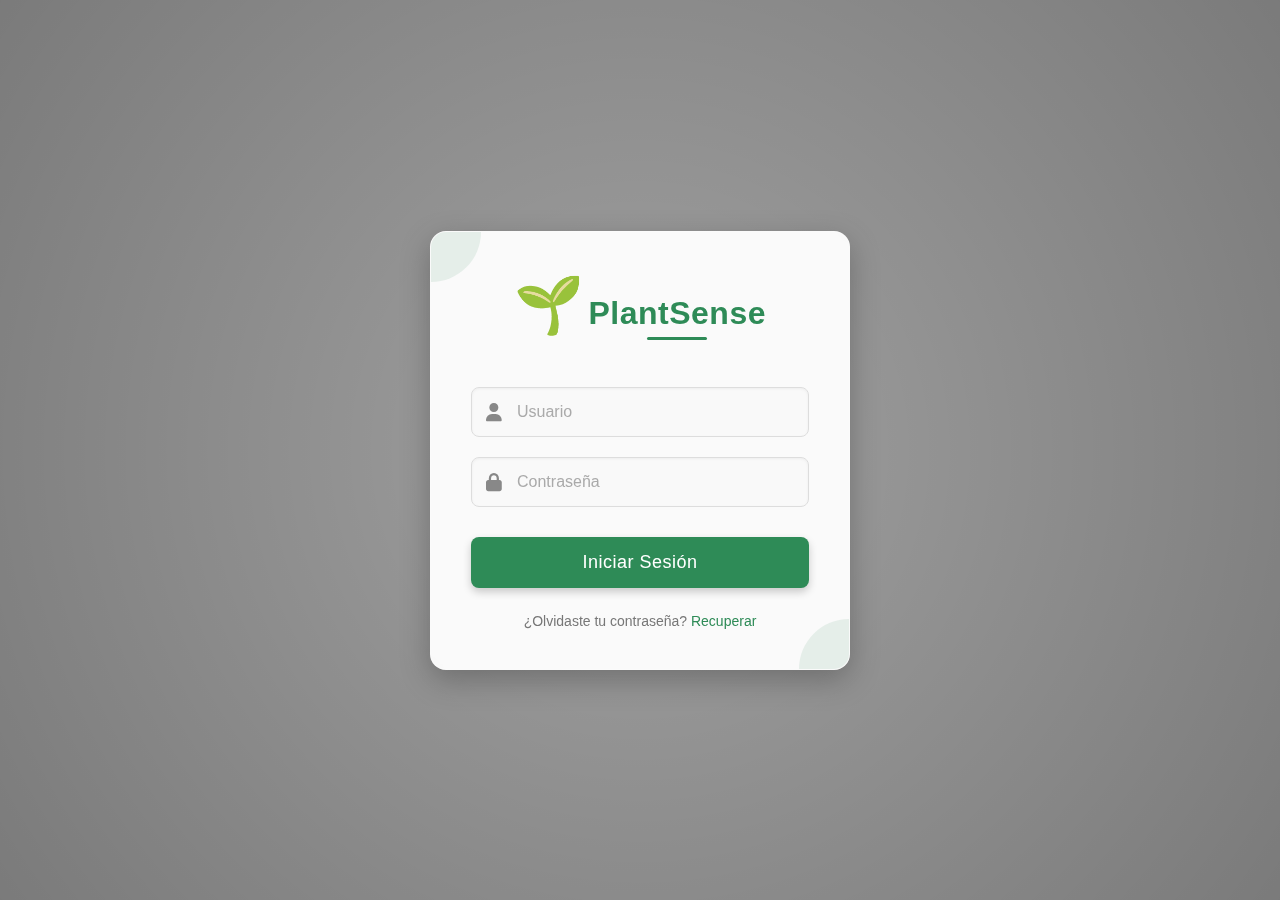
<file: index.html>
<!DOCTYPE html>
<html lang="es">
<head>
    <meta charset="UTF-8">
    <meta name="viewport" content="width=device-width, initial-scale=1.0">
    <title>Login PlantSense</title>
    <link rel="icon" href="images.ico" type="image/x-icon"> 
    <link rel="stylesheet" href="https://cdnjs.cloudflare.com/ajax/libs/font-awesome/6.0.0/css/all.min.css">
    <link rel="stylesheet" href="styles3.css">
</head>
<body>
    <div class="login-container">
        <div class="logo-area">
            <div class="plant-icon">🌱</div>
            <h2>PlantSense</h2>
        </div>
        
        <div id="notification" class="notification"></div>

        <form id="loginForm" onsubmit="return validarLogin()">
            <div class="form-group">
                <i class="fas fa-user"></i>
                <input type="text" id="usuario" placeholder="Usuario" required autocomplete="username">
            </div>
            
            <div class="form-group">
                <i class="fas fa-lock"></i>
                <input type="password" id="contrasena" placeholder="Contraseña" required autocomplete="current-password">
            </div>
            
            <button type="submit">
                Iniciar Sesión
            </button>
        </form>

        <div class="login-footer">
            <p>¿Olvidaste tu contraseña? <a href="#">Recuperar</a></p>
        </div>
    </div>

    <script src="script4.js"></script>
</body>
</html>
</file>
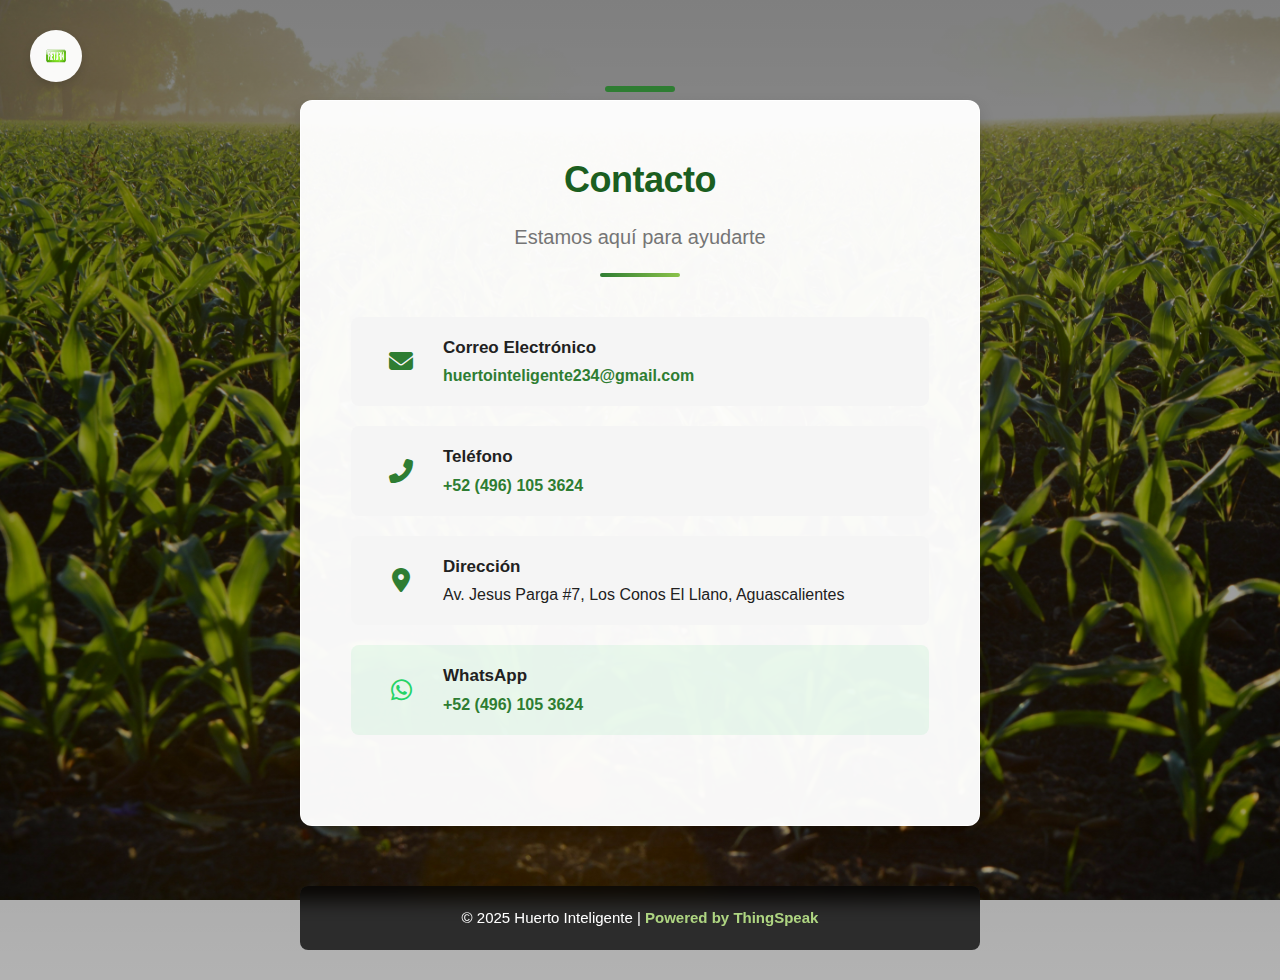
<file: contacto.html>
<!DOCTYPE html>
<html lang="es">
<head>
    <meta charset="UTF-8">
    <meta name="viewport" content="width=device-width, initial-scale=1.0">
    <title>Contacto | Huerto Inteligente</title>
    <link rel="icon" href="index.ico" type="image/x-icon">
    <link rel="stylesheet" href="https://cdnjs.cloudflare.com/ajax/libs/font-awesome/6.4.0/css/all.min.css">
    <link rel="stylesheet" href="styles2.css">
</head>
<body>
    <a href="login.html" class="back-button">
        <img src="regresar.png" alt="Regresar">
    </a>

    <div class="contact-container">
        <div class="contact-header">
            <h1>Contacto</h1>
            <h2>Estamos aquí para ayudarte</h2>
        </div>

        <div class="contact-info">
            <div class="contact-item">
                <i class="fas fa-envelope contact-icon"></i>
                <div class="contact-text">
                    <strong>Correo Electrónico</strong>
                    <a href="mailto:huertointeligente234@gmail.com" class="contact-link">huertointeligente234@gmail.com</a>
                </div>
            </div>
            
            <div class="contact-item">
                <i class="fas fa-phone-alt contact-icon"></i>
                <div class="contact-text">
                    <strong>Teléfono</strong>
                    <a href="tel:+524961053624" class="contact-link">+52 (496) 105 3624</a>
                </div>
            </div>
            
            <div class="contact-item">
                <i class="fas fa-map-marker-alt contact-icon"></i>
                <div class="contact-text">
                    <strong>Dirección</strong>
                    <span>Av. Jesus Parga #7, Los Conos</span>
                    <span>El Llano, Aguascalientes</span>
                </div>
            </div>
            
            <div class="contact-item whatsapp-item">
                <i class="fab fa-whatsapp contact-icon"></i>
                <div class="contact-text">
                    <strong>WhatsApp</strong>
                    <a href="https://wa.me/524961053624" target="_blank" class="contact-link">+52 (496) 105 3624</a>
                </div>
            </div>
        </div>
    </div>

    <footer>
        <p>&copy; 2025 Huerto Inteligente | <a href="https://www.thingspeak.com" target="_blank">Powered by ThingSpeak</a></p>
    </footer>
</body>
</html>
</file>
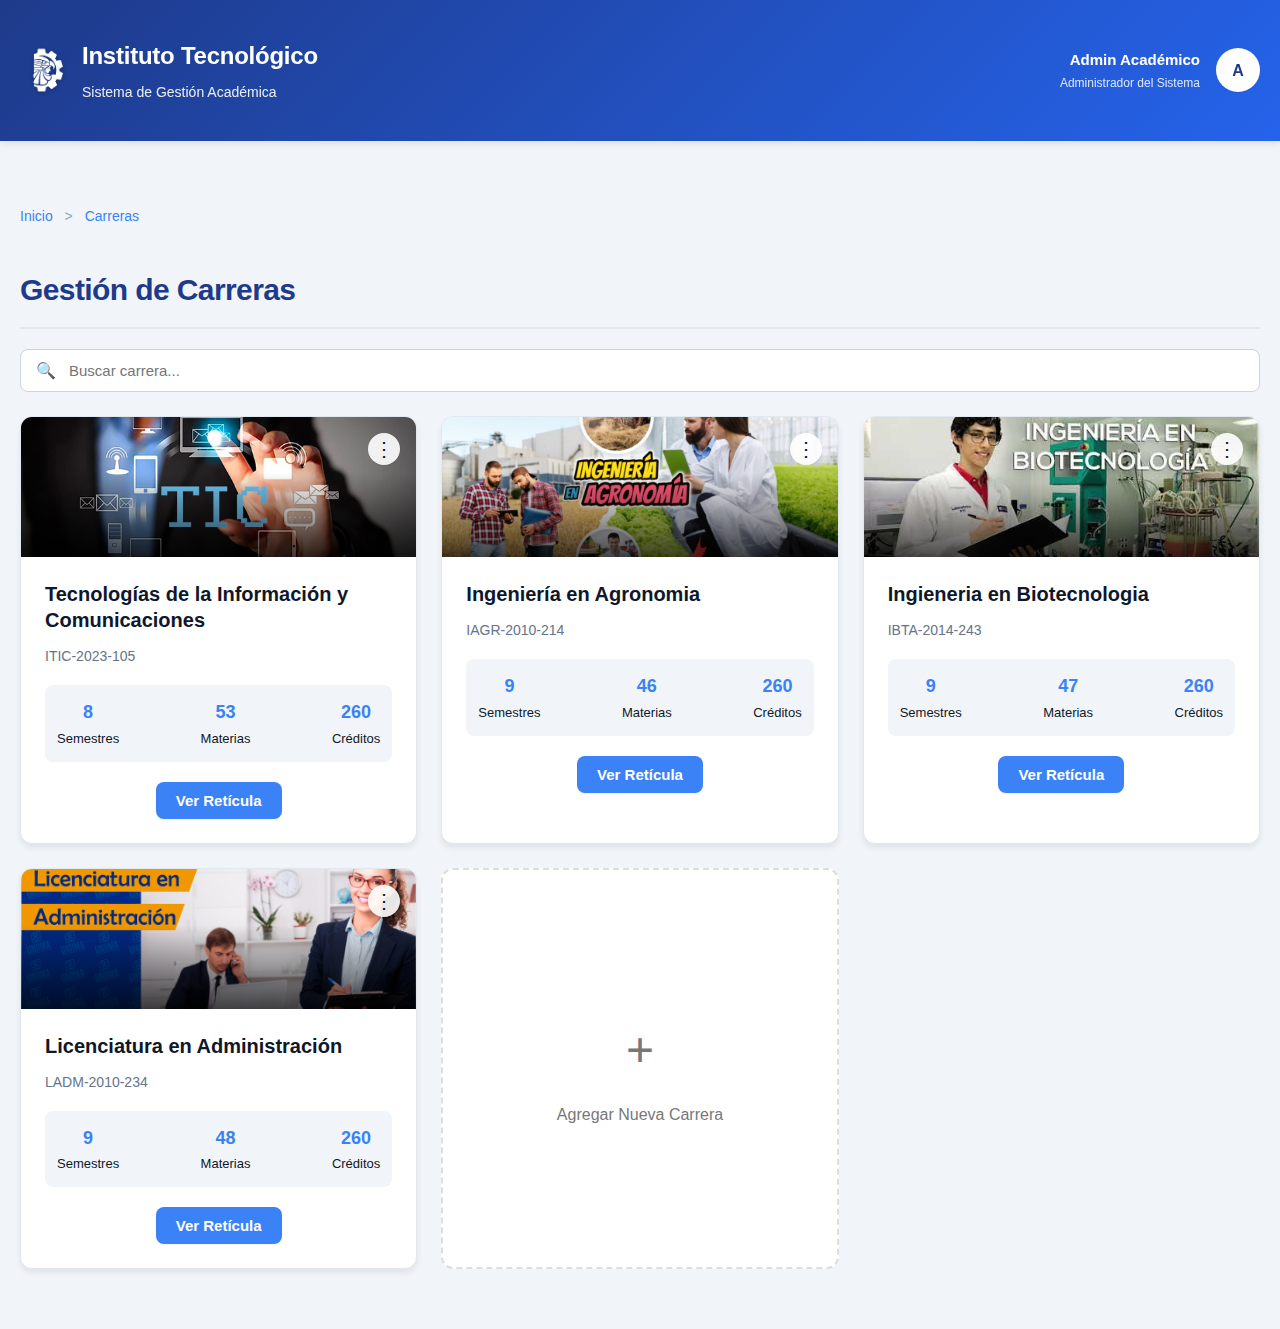
<file: materias.html>
<!DOCTYPE html>
<html lang="es">
<head>
    <meta charset="UTF-8">
    <meta name="viewport" content="width=device-width, initial-scale=1.0">
    <title>Sistema de Gestión Académica - Retículas por Carrera</title>
    <link rel="stylesheet" href="styles.css">
    <script>
        // Función para mostrar la vista de carrera (retícula)
        function showCareerView(careerCode) {
            // Ocultar la página de índice
            document.getElementById('index-page').style.display = 'none';
            // Mostrar la vista de retícula
            document.getElementById('career-view').style.display = 'block';
            
            // Actualizar la información de la carrera según el código recibido
            let title, code;
            switch(careerCode) {
                case 'tic':
                    title = "Tecnologías de la Información y Comunicaciones";
                    code = "ITIC-2023-105";
                    break;
                case 'sistemas':
                    title = "Ingeniería en Agronomia";
                    code = "IAGR-2010-214";
                    break;
                case 'biotecnologia':
                    title = "Ingieneria en Biotecnologia";
                    code = "IBTA-2014-243";
                    break;
                case 'administracion':
                    title = "Licenciatura en Administración";
                    code = "LADM-2010-234";
                    break;
                default:
                    title = "Carrera Seleccionada";
                    code = "Unknown";
            }
            
            // Actualizar los elementos en la vista de retícula
            document.getElementById('career-breadcrumb').textContent = title;
            document.getElementById('career-title').textContent = title;
            document.getElementById('career-code').textContent = code;
        }
        
        // Función para volver a la página principal
        function showIndexPage() {
            document.getElementById('career-view').style.display = 'none';
            document.getElementById('index-page').style.display = 'block';
        }
        
        // Función para mostrar el modal de agregar carrera (placeholder)
        function showAddCareerModal() {
            alert("Función para agregar nueva carrera");
        }
        
        // Función para mostrar el modal de agregar materia (placeholder)
        function showAddCourseModal(semester) {
            if (semester) {
                alert("Agregar materia en el semestre " + semester);
            } else {
                alert("Agregar nueva materia");
            }
        }
        
        // Función para buscar carreras
        function searchCareers() {
            const searchTerm = document.getElementById('career-search').value.toLowerCase();
            const careerCards = document.querySelectorAll('.career-card');
            
            // Excluyendo la tarjeta de "Agregar Nueva Carrera"
            for (let i = 0; i < careerCards.length - 1; i++) {
                const card = careerCards[i];
                const title = card.querySelector('.career-title').textContent.toLowerCase();
                const code = card.querySelector('.career-code').textContent.toLowerCase();
                
                // Mostrar u ocultar la tarjeta según el término de búsqueda
                if (title.includes(searchTerm) || code.includes(searchTerm)) {
                    card.style.display = 'block';
                } else {
                    card.style.display = 'none';
                }
            }
        }
        
        // Función para buscar materias
        function searchCourses() {
            const searchTerm = document.getElementById('course-search').value.toLowerCase();
            const courseCards = document.querySelectorAll('.course-card');
            
            courseCards.forEach(card => {
                const title = card.querySelector('.course-title').textContent.toLowerCase();
                const code = card.querySelector('.course-code').textContent.toLowerCase();
                
                // Mostrar u ocultar la tarjeta según el término de búsqueda
                if (title.includes(searchTerm) || code.includes(searchTerm)) {
                    card.style.display = 'block';
                } else {
                    card.style.display = 'none';
                }
            });
        }
        
        // Función para manejar los tabs
        function initTabs() {
            const tabs = document.querySelectorAll('.tab');
            tabs.forEach(tab => {
                tab.addEventListener('click', function() {
                    // Remover clase active de todos los tabs
                    tabs.forEach(t => t.classList.remove('active'));
                    // Agregar clase active al tab seleccionado
                    this.classList.add('active');
                    
                    // Ocultar todos los contenidos de tab
                    document.querySelectorAll('.tab-content').forEach(content => {
                        content.classList.remove('active');
                    });
                    
                    // Mostrar el contenido del tab seleccionado
                    const tabId = 'tab-' + this.getAttribute('data-tab');
                    document.getElementById(tabId).classList.add('active');
                });
            });
        }
        
        // Inicializar todas las funciones cuando el DOM está cargado
        document.addEventListener('DOMContentLoaded', function() {
            // Inicializar tabs
            initTabs();
            
            // Inicializar búsqueda de carreras
            const careerSearchInput = document.getElementById('career-search');
            careerSearchInput.addEventListener('keyup', searchCareers);
            
            // Inicializar búsqueda de materias
            const courseSearchInput = document.getElementById('course-search');
            courseSearchInput.addEventListener('keyup', searchCourses);
        });
    </script>
</head>
<body>
    <!-- Header -->
    <header class="site-header">
        <div class="container">
            <div class="logo">
                <img src="tec.png" alt="Logo Instituto">
                <div class="logo-text">
                    <h1>Instituto Tecnológico</h1>
                    <p>Sistema de Gestión Académica</p>
                </div>
            </div>
            <div class="user-menu">
                <div class="user-info">
                    <div class="user-name">Admin Académico</div>
                    <div class="user-role">Administrador del Sistema</div>
                </div>
                <div class="user-avatar">A</div>
            </div>
        </div>
    </header>

    <!-- Main index page (Selección de carreras) -->
    <div class="container" id="index-page">
        <div class="breadcrumbs">
            <a href="#">Inicio</a> <span>></span> <a href="#">Carreras</a>
        </div>

        <div class="dashboard">
            <h2 class="dashboard-title">Gestión de Carreras</h2>
            
            <div class="search-container">
                <input type="text" placeholder="Buscar carrera..." id="career-search">
                <span class="search-icon">🔍</span>
            </div>

            <div class="careers-grid">
                <!-- Carrera 1 -->
                <div class="career-card" onclick="showCareerView('tic')">
                    <div class="career-header" style="background-image: url('TIC.jpg');"></div>

                    <div class="career-options">
                        <button title="Opciones">⋮</button>
                    </div>
                    <div class="career-info">
                        <h3 class="career-title">Tecnologías de la Información y Comunicaciones</h3>
                        <p class="career-code">ITIC-2023-105</p>
                        <div class="career-stats">
                            <div class="career-stat">
                                <span class="stat-value">8</span>
                                <span class="stat-label">Semestres</span>
                            </div>
                            <div class="career-stat">
                                <span class="stat-value">53</span>
                                <span class="stat-label">Materias</span>
                            </div>
                            <div class="career-stat">
                                <span class="stat-value">260</span>
                                <span class="stat-label">Créditos</span>
                            </div>
                        </div>
                        <div class="career-action">
                            <button class="btn" onclick="showCareerView('tic'); event.stopPropagation();">Ver Retícula</button>
                        </div>
                    </div>
                </div>

                <!-- Carrera 2 -->
                <div class="career-card" onclick="showCareerView('sistemas')">
                    <div class="career-header" style="background-image: url('agro.jpg');"></div>
                    <div class="career-options">
                        <button title="Opciones">⋮</button>
                    </div>
                    <div class="career-info">
                        <h3 class="career-title">Ingeniería en Agronomia</h3>
                        <p class="career-code">IAGR-2010-214</p>
                        <div class="career-stats">
                            <div class="career-stat">
                                <span class="stat-value">9</span>
                                <span class="stat-label">Semestres</span>
                            </div>
                            <div class="career-stat">
                                <span class="stat-value">46</span>
                                <span class="stat-label">Materias</span>
                            </div>
                            <div class="career-stat">
                                <span class="stat-value">260</span>
                                <span class="stat-label">Créditos</span>
                            </div>
                        </div>
                        <div class="career-action">
                            <button class="btn" onclick="showCareerView('sistemas'); event.stopPropagation();">Ver Retícula</button>
                        </div>
                    </div>
                </div>

                <!-- Carrera 3 -->
                <div class="career-card" onclick="showCareerView('biotecnologia')">
                    <div class="career-header" style="background-image: url('bio.jpg');"></div>
                    <div class="career-options">
                        <button title="Opciones">⋮</button>
                    </div>
                    <div class="career-info">
                        <h3 class="career-title">Ingieneria en Biotecnologia</h3>
                        <p class="career-code">IBTA-2014-243</p>
                        <div class="career-stats">
                            <div class="career-stat">
                                <span class="stat-value">9</span>
                                <span class="stat-label">Semestres</span>
                            </div>
                            <div class="career-stat">
                                <span class="stat-value">47</span>
                                <span class="stat-label">Materias</span>
                            </div>
                            <div class="career-stat">
                                <span class="stat-value">260</span>
                                <span class="stat-label">Créditos</span>
                            </div>
                        </div>
                        <div class="career-action">
                            <button class="btn" onclick="showCareerView('biotecnologia'); event.stopPropagation();">Ver Retícula</button>
                        </div>
                    </div>
                </div>

                <!-- Carrera 4 -->
                <div class="career-card" onclick="showCareerView('administracion')">
                    <div class="career-header" style="background-image: url('lic.jpg');"></div>
                    <div class="career-options">
                        <button title="Opciones">⋮</button>
                    </div>
                    <div class="career-info">
                        <h3 class="career-title">Licenciatura en Administración</h3>
                        <p class="career-code">LADM-2010-234</p>
                        <div class="career-stats">
                            <div class="career-stat">
                                <span class="stat-value">9</span>
                                <span class="stat-label">Semestres</span>
                            </div>
                            <div class="career-stat">
                                <span class="stat-value">48</span>
                                <span class="stat-label">Materias</span>
                            </div>
                            <div class="career-stat">
                                <span class="stat-value">260</span>
                                <span class="stat-label">Créditos</span>
                            </div>
                        </div>
                        <div class="career-action">
                            <button class="btn" onclick="showCareerView('administracion'); event.stopPropagation();">Ver Retícula</button>
                        </div>
                    </div>
                </div>

                <!-- Agregar carrera -->
                <div class="career-card" style="border: 2px dashed #ddd; box-shadow: none; display: flex; align-items: center; justify-content: center; cursor: pointer; min-height: 320px;" onclick="showAddCareerModal()">
                    <div style="text-align: center; color: #777;">
                        <div style="font-size: 3rem; margin-bottom: 10px;">+</div>
                        <div>Agregar Nueva Carrera</div>
                    </div>
                </div>
            </div>
        </div>
    </div>

    <!-- Página de vista de retícula por carrera (oculta inicialmente) -->
    <div class="container" id="career-view" style="display: none;">
        <div class="breadcrumbs">
            <a href="#" onclick="showIndexPage()">Inicio</a> <span>></span> <a href="#" onclick="showIndexPage()">Carreras</a> <span>></span> <span id="career-breadcrumb">Tecnologías de la Información y Comunicaciones</span>
        </div>

        <div class="curriculum-header">
            <div>
                <h2 class="curriculum-title">Retícula: <span id="career-title">Tecnologías de la Información y Comunicaciones</span></h2>
                <p class="career-code" id="career-code">ITIC-2023-105</p>
            </div>
            <div class="curriculum-actions">
                <button class="btn" onclick="showIndexPage()">Volver a Carreras</button>
                <button class="btn btn-primary" onclick="showAddCourseModal()">Agregar Materia</button>
            </div>
        </div>

        <div class="search-container">
            <input type="text" placeholder="Buscar materia..." id="course-search">
            <span class="search-icon">🔍</span>
        </div>

        <!-- Tabs para diferentes vistas -->
        <div class="tabs">
            <div class="tab active" data-tab="reticula">Retícula</div>
            <div class="tab" data-tab="lista">Lista de Materias</div>
            <div class="tab" data-tab="estadisticas">Estadísticas</div>
        </div>

        <!-- Contenido de la Tab Retícula -->
        <div class="tab-content active" id="tab-reticula">
            <!-- Semestre 1 -->
            <div class="semester-container">
                <div class="semester-header">
                    <div class="semester-title">Primer Semestre</div>
                    <button class="btn" onclick="showAddCourseModal(1)">+ Agregar en este semestre</button>
                </div>
                <div class="semester-content">
                    <div class="courses-grid">
                        <div class="course-card">
                            <div class="course-status status-cargada" title="Materia Cargada"></div>
                            <h4 class="course-title">Cálculo Diferencial</h4>
                            <p class="course-code">ACF-0901</p>
                            <p class="course-hours">HT: 3, HP: 2, CR: 5</p>
                            <div class="course-actions">
                                <button class="action-btn edit-btn" title="Editar">✏️</button>
                                <button class="action-btn view-btn" title="Ver detalle">👁️</button>
                                <button class="action-btn delete-btn" title="Eliminar">🗑️</button>
                            </div>
                        </div>
                        
                        <div class="course-card">
                            <div class="course-status status-cargada" title="Materia Cargada"></div>
                            <h4 class="course-title">Fundamentos de Programación</h4>
                            <p class="course-code">AEF-1041</p>
                            <p class="course-hours">HT: 3, HP: 2, CR: 5</p>
                            <div class="course-actions">
                                <button class="action-btn edit-btn" title="Editar">✏️</button>
                                <button class="action-btn view-btn" title="Ver detalle">👁️</button>
                                <button class="action-btn delete-btn" title="Eliminar">🗑️</button>
                            </div>
                        </div>
                        
                        <div class="course-card">
                            <div class="course-status status-cargada" title="Materia Cargada"></div>
                            <h4 class="course-title">Matemáticas Discretas</h4>
                            <p class="course-code">AEF-1043</p>
                            <p class="course-hours">HT: 3, HP: 2, CR: 5</p>
                            <div class="course-actions">
                                <button class="action-btn edit-btn" title="Editar">✏️</button>
                                <button class="action-btn view-btn" title="Ver detalle">👁️</button>
                                <button class="action-btn delete-btn" title="Eliminar">🗑️</button>
                            </div>
                        </div>
                    </div>
                </div>
            </div>
            
            <!-- Semestre 2 -->
            <div class="semester-container">
                <div class="semester-header">
                    <div class="semester-title">Segundo Semestre</div>
                    <button class="btn" onclick="showAddCourseModal(2)">+ Agregar en este semestre</button>
                </div>
                <div class="semester-content">
                    <div class="courses-grid">
                        <div class="course-card">
                            <div class="course-status status-cargada" title="Materia Cargada"></div>
                            <h4 class="course-title">Cálculo Integral</h4>
                            <p class="course-code">ACF-0902</p>
                            <p class="course-hours">HT: 3, HP: 2, CR: 5</p>
                            <div class="course-actions">
                                <button class="action-btn edit-btn" title="Editar">✏️</button>
                                <button class="action-btn view-btn" title="Ver detalle">👁️</button>
                                <button class="action-btn delete-btn" title="Eliminar">🗑️</button>
                            </div>
                        </div>
                        
                        <div class="course-card">
                            <div class="course-status status-cargada" title="Materia Cargada"></div>
                            <h4 class="course-title">Programación Orientada a Objetos</h4>
                            <p class="course-code">AEF-1052</p>
                            <p class="course-hours">HT: 2, HP: 3, CR: 5</p>
                            <div class="course-actions">
                                <button class="action-btn edit-btn" title="Editar">✏️</button>
                                <button class="action-btn view-btn" title="Ver detalle">👁️</button>
                                <button class="action-btn delete-btn" title="Eliminar">🗑️</button>
                            </div>
                        </div>
                    </div>
                </div>
            </div>
        </div>
        
        <!-- Contenido de la Tab Lista de Materias (inicialmente oculto) -->
        <div class="tab-content" id="tab-lista">
            <div class="courses-list">
                <h3>Lista de Materias</h3>
                <table class="courses-table" style="width: 100%; border-collapse: collapse; margin-top: 20px;">
                    <thead>
                        <tr>
                            <th style="padding: 10px; text-align: left; border-bottom: 2px solid #ddd;">Código</th>
                            <th style="padding: 10px; text-align: left; border-bottom: 2px solid #ddd;">Nombre</th>
                            <th style="padding: 10px; text-align: left; border-bottom: 2px solid #ddd;">Semestre</th>
                            <th style="padding: 10px; text-align: center; border-bottom: 2px solid #ddd;">Créditos</th>
                            <th style="padding: 10px; text-align: center; border-bottom: 2px solid #ddd;">Acciones</th>
                        </tr>
                    </thead>
                    <tbody>
                        <tr>
                            <td style="padding: 10px; border-bottom: 1px solid #eee;">ACF-0901</td>
                            <td style="padding: 10px; border-bottom: 1px solid #eee;">Cálculo Diferencial</td>
                            <td style="padding: 10px; border-bottom: 1px solid #eee;">1</td>
                            <td style="padding: 10px; text-align: center; border-bottom: 1px solid #eee;">5</td>
                            <td style="padding: 10px; text-align: center; border-bottom: 1px solid #eee;">
                                <button class="action-btn edit-btn" title="Editar">✏️</button>
                                <button class="action-btn view-btn" title="Ver detalle">👁️</button>
                                <button class="action-btn delete-btn" title="Eliminar">🗑️</button>
                            </td>
                        </tr>
                        <tr>
                            <td style="padding: 10px; border-bottom: 1px solid #eee;">AEF-1041</td>
                            <td style="padding: 10px; border-bottom: 1px solid #eee;">Fundamentos de Programación</td>
                            <td style="padding: 10px; border-bottom: 1px solid #eee;">1</td>
                            <td style="padding: 10px; text-align: center; border-bottom: 1px solid #eee;">5</td>
                            <td style="padding: 10px; text-align: center; border-bottom: 1px solid #eee;">
                                <button class="action-btn edit-btn" title="Editar">✏️</button>
                                <button class="action-btn view-btn" title="Ver detalle">👁️</button>
                                <button class="action-btn delete-btn" title="Eliminar">🗑️</button>
                            </td>
                        </tr>
                        <tr>
                            <td style="padding: 10px; border-bottom: 1px solid #eee;">AEF-1043</td>
                            <td style="padding: 10px; border-bottom: 1px solid #eee;">Matemáticas Discretas</td>
                            <td style="padding: 10px; border-bottom: 1px solid #eee;">1</td>
                            <td style="padding: 10px; text-align: center; border-bottom: 1px solid #eee;">5</td>
                            <td style="padding: 10px; text-align: center; border-bottom: 1px solid #eee;">
                                <button class="action-btn edit-btn" title="Editar">✏️</button>
                                <button class="action-btn view-btn" title="Ver detalle">👁️</button>
                                <button class="action-btn delete-btn" title="Eliminar">🗑️</button>
                            </td>
                        </tr>
                        <tr>
                            <td style="padding: 10px; border-bottom: 1px solid #eee;">ACF-0902</td>
                            <td style="padding: 10px; border-bottom: 1px solid #eee;">Cálculo Integral</td>
                            <td style="padding: 10px; border-bottom: 1px solid #eee;">2</td>
                            <td style="padding: 10px; text-align: center; border-bottom: 1px solid #eee;">5</td>
                            <td style="padding: 10px; text-align: center; border-bottom: 1px solid #eee;">
                                <button class="action-btn edit-btn" title="Editar">✏️</button>
                                <button class="action-btn view-btn" title="Ver detalle">👁️</button>
                                <button class="action-btn delete-btn" title="Eliminar">🗑️</button>
                            </td>
                        </tr>
                        <tr>
                            <td style="padding: 10px; border-bottom: 1px solid #eee;">AEF-1052</td>
                            <td style="padding: 10px; border-bottom: 1px solid #eee;">Programación Orientada a Objetos</td>
                            <td style="padding: 10px; border-bottom: 1px solid #eee;">2</td>
                            <td style="padding: 10px; text-align: center; border-bottom: 1px solid #eee;">5</td>
                            <td style="padding: 10px; text-align: center; border-bottom: 1px solid #eee;">
                                <button class="action-btn edit-btn" title="Editar">✏️</button>
                                <button class="action-btn view-btn" title="Ver detalle">👁️</button>
                                <button class="action-btn delete-btn" title="Eliminar">🗑️</button>
                            </td>
                        </tr>
                    </tbody>
                </table>
            </div>
        </div>
        
        <!-- Contenido de la Tab Estadísticas (inicialmente oculto) -->
        <div class="tab-content" id="tab-estadisticas">
            <div class="statistics">
                <h3>Estadísticas de la Carrera</h3>
                <div style="display: flex; flex-wrap: wrap; gap: 20px; margin-top: 20px;">
                    <div style="flex: 1; min-width: 250px; background-color: #f9f9f9; border-radius: 10px; padding: 20px; box-shadow: 0 2px 5px rgba(0,0,0,0.1);">
                        <h4 style="margin-top: 0;">Total de Materias</h4>
                        <div style="font-size: 2.5rem; font-weight: bold; color: #4a6fdc; margin: 10px 0;">53</div>
                        <p style="color: #777;">Distribuidas en 8 semestres</p>
                    </div>
                    <div style="flex: 1; min-width: 250px; background-color: #f9f9f9; border-radius: 10px; padding: 20px; box-shadow: 0 2px 5px rgba(0,0,0,0.1);">
                        <h4 style="margin-top: 0;">Total de Créditos</h4>
                        <div style="font-size: 2.5rem; font-weight: bold; color: #4a6fdc; margin: 10px 0;">260</div>
                        <p style="color: #777;">Promedio de 32.5 por semestre</p>
                    </div>
                </div>
            </div>
        </div>
    </div>
</body>
</html>
</file>
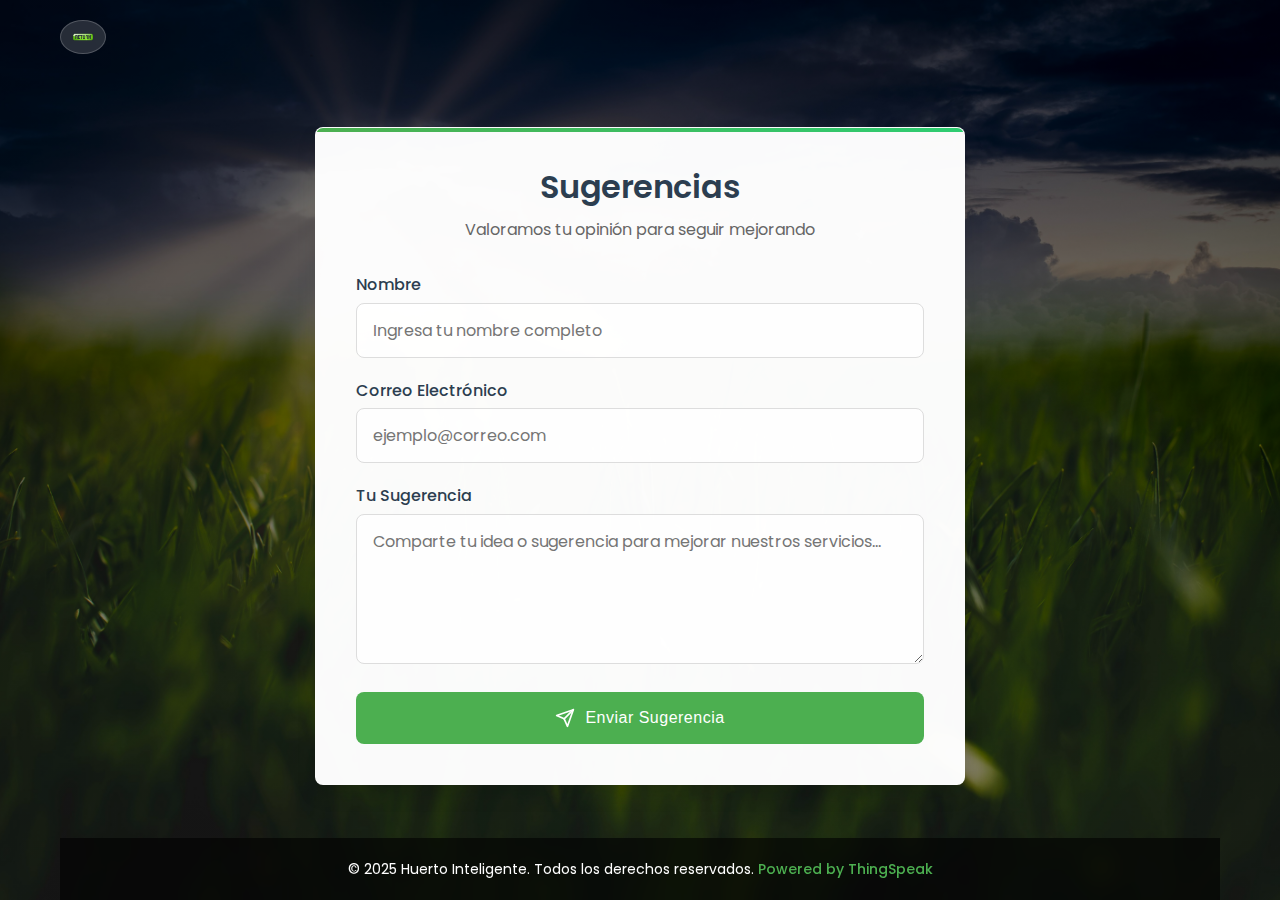
<file: sugerencias.html>
<!DOCTYPE html>
<html lang="es">
<head>
    <meta charset="UTF-8">
    <meta name="viewport" content="width=device-width, initial-scale=1.0">
    <title>Sugerencias | Huerto Inteligente</title>
    <link rel="icon" href="index.ico" type="image/x-icon">
    <link rel="preconnect" href="https://fonts.googleapis.com">
    <link rel="preconnect" href="https://fonts.gstatic.com" crossorigin>
    <link href="https://fonts.googleapis.com/css2?family=Poppins:wght@300;400;500;600;700&display=swap" rel="stylesheet">
    <link rel="stylesheet" href="styless.css">
</head>
<body>
    <div class="container">
        <header>
            <a href="login.html" class="back-button" title="Regresar">
                <img src="regresar.png" alt="Regresar">
            </a>
        </header>
        
        <main>
            <div class="suggestions-card">
                <div class="form-header">
                    <h1>Sugerencias</h1>
                    <p>Valoramos tu opinión para seguir mejorando</p>
                </div>
                
                <!-- Formulario corregido -->
                <form id="suggestionForm" action="guardar_sugerencia.php" method="POST">
                    <div class="form-group">
                        <label for="name">Nombre</label>
                        <input type="text" id="name" name="name" placeholder="Ingresa tu nombre completo" required>
                    </div>
                    
                    <div class="form-group">
                        <label for="email">Correo Electrónico</label>
                        <input type="email" id="email" name="email" placeholder="ejemplo@correo.com" required>
                    </div>
                    
                    <div class="form-group">
                        <label for="suggestion">Tu Sugerencia</label>
                        <textarea id="suggestion" name="suggestion" rows="4" placeholder="Comparte tu idea o sugerencia para mejorar nuestros servicios..." required></textarea>
                    </div>
                    
                    <!-- Botón corregido -->
                    <button type="submit" id="submitBtn" class="submit-btn">
                        <svg xmlns="http://www.w3.org/2000/svg" width="20" height="20" viewBox="0 0 24 24" fill="none" stroke="currentColor" stroke-width="2" stroke-linecap="round" stroke-linejoin="round">
                            <line x1="22" y1="2" x2="11" y2="13"></line>
                            <polygon points="22 2 15 22 11 13 2 9 22 2"></polygon>
                        </svg>
                        Enviar Sugerencia
                    </button>
                </form>
            </div>
        </main>
        
        <footer>
            <p>&copy; 2025 Huerto Inteligente. Todos los derechos reservados. <a href="https://www.thingspeak.com" target="_blank">Powered by ThingSpeak</a></p>
        </footer>
    </div>
    
    <script src="scriptss.js"></script>
</body>
</html>
</file>
<file: styles3.css>
:root {
    --primary-color: #2e8b57;
    --primary-dark: #1e5a3a;
    --primary-light: #3faa72;
    --accent-color: #ffcc00;
    --text-color: #333;
    --error-color: #e74c3c;
    --success-color: #27ae60;
    --shadow-color: rgba(0, 0, 0, 0.2);
}

* {
    margin: 0;
    padding: 0;
    box-sizing: border-box;
    transition: all 0.3s ease;
}

body {
    font-family: 'Segoe UI', Tahoma, Geneva, Verdana, sans-serif;
    display: flex;
    justify-content: center;
    align-items: center;
    min-height: 100vh;
    background: linear-gradient(rgba(0, 0, 0, 0.4), rgba(0, 0, 0, 0.4)), 
                url('https://images.pexels.com/photos/2749165/pexels-photo-2749165.jpeg') no-repeat center center/cover;
    margin: 0;
    color: var(--text-color);
    position: relative;
    overflow: hidden;
}

body::before {
    content: '';
    position: absolute;
    top: 0;
    left: 0;
    width: 100%;
    height: 100%;
    background: radial-gradient(circle, transparent 20%, rgba(0,0,0,0.2) 100%);
    z-index: -1;
}

.login-container {
    background: rgba(255, 255, 255, 0.95);
    padding: 40px;
    border-radius: 16px;
    box-shadow: 0 10px 30px rgba(0, 0, 0, 0.25);
    text-align: center;
    width: 100%;
    max-width: 420px;
    position: relative;
    overflow: hidden;
    backdrop-filter: blur(5px);
    border: 1px solid rgba(255, 255, 255, 0.2);
}

.login-container::before {
    content: '';
    position: absolute;
    top: -50px;
    left: -50px;
    width: 100px;
    height: 100px;
    background: rgba(46, 139, 87, 0.1);
    border-radius: 50%;
    z-index: -1;
}

.login-container::after {
    content: '';
    position: absolute;
    bottom: -50px;
    right: -50px;
    width: 100px;
    height: 100px;
    background: rgba(46, 139, 87, 0.1);
    border-radius: 50%;
    z-index: -1;
}

.logo-area {
    margin-bottom: 30px;
}

.plant-icon {
    font-size: 56px;
    color: var(--primary-color);
    margin-bottom: 15px;
    display: inline-block;
    animation: grow 1.5s ease-in-out infinite alternate;
}

h2 {
    margin-bottom: 25px;
    color: var(--primary-color);
    font-size: 32px;
    font-weight: 600;
    letter-spacing: 0.5px;
    position: relative;
    display: inline-block;
}

h2::after {
    content: '';
    position: absolute;
    bottom: -8px;
    left: 50%;
    transform: translateX(-50%);
    width: 60px;
    height: 3px;
    background-color: var(--primary-color);
    border-radius: 3px;
}

.form-group {
    position: relative;
    margin-bottom: 20px;
}

.form-group i {
    position: absolute;
    left: 15px;
    top: 50%;
    transform: translateY(-50%);
    color: #888;
    font-size: 18px;
}

input {
    width: 100%;
    padding: 15px 15px 15px 45px;
    border: 1px solid #ddd;
    border-radius: 8px;
    font-size: 16px;
    color: var(--text-color);
    background-color: #f9f9f9;
    box-shadow: inset 0 1px 3px rgba(0, 0, 0, 0.05);
}

input:focus {
    outline: none;
    border-color: var(--primary-color);
    box-shadow: 0 0 0 3px rgba(46, 139, 87, 0.2);
    background-color: white;
}

input::placeholder {
    color: #aaa;
    font-weight: 300;
}

button {
    background-color: var(--primary-color);
    color: white;
    border: none;
    padding: 15px 20px;
    cursor: pointer;
    border-radius: 8px;
    font-size: 18px;
    font-weight: 500;
    letter-spacing: 0.5px;
    width: 100%;
    margin-top: 10px;
    box-shadow: 0 4px 8px rgba(0, 0, 0, 0.2);
    position: relative;
    overflow: hidden;
}

button::before {
    content: '';
    position: absolute;
    top: 0;
    left: -100%;
    width: 100%;
    height: 100%;
    background: linear-gradient(90deg, transparent, rgba(255, 255, 255, 0.2), transparent);
    transition: 0.5s;
}

button:hover {
    background-color: var(--primary-dark);
    transform: translateY(-2px);
    box-shadow: 0 6px 12px rgba(0, 0, 0, 0.2);
}

button:hover::before {
    left: 100%;
}

button:active {
    transform: translateY(1px);
    box-shadow: 0 2px 6px rgba(0, 0, 0, 0.2);
}

.login-footer {
    margin-top: 25px;
    font-size: 14px;
    color: #777;
}

.login-footer a {
    color: var(--primary-color);
    text-decoration: none;
    font-weight: 500;
}

.login-footer a:hover {
    text-decoration: underline;
    color: var(--primary-dark);
}

.notification {
    padding: 12px;
    margin: 20px 0;
    border-radius: 8px;
    font-size: 14px;
    display: none;
    animation: fadeIn 0.3s ease;
}

.notification.error {
    background-color: rgba(231, 76, 60, 0.1);
    color: var(--error-color);
    border-left: 4px solid var(--error-color);
}

.notification.success {
    background-color: rgba(39, 174, 96, 0.1);
    color: var(--success-color);
    border-left: 4px solid var(--success-color);
}

@keyframes fadeIn {
    from { opacity: 0; transform: translateY(-10px); }
    to { opacity: 1; transform: translateY(0); }
}

@keyframes grow {
    from { transform: scale(1); }
    to { transform: scale(1.1); }
}

/* Responsive Design */
@media (max-width: 768px) {
    .login-container {
        max-width: 90%;
        padding: 30px;
    }
    h2 {
        font-size: 28px;
    }
    .plant-icon {
        font-size: 48px;
    }
}

@media (max-width: 480px) {
    .login-container {
        max-width: 95%;
        padding: 25px;
    }
    h2 {
        font-size: 24px;
    }
    .plant-icon {
        font-size: 40px;
    }
    input, button {
        font-size: 15px;
        padding: 12px 12px 12px 40px;
    }
    .form-group i {
        font-size: 16px;
        left: 12px;
    }
}
</file>
<file: styles2.css>
:root {
    /* Paleta de colores más sofisticada */
    --primary-color: #2E7D32;
    --primary-light: #4CAF50;
    --primary-dark: #1B5E20;
    --accent-color: #8BC34A;
    --accent-light: #AED581;
    --text-light: #FFFFFF;
    --text-dark: #212121;
    --text-muted: #757575;
    --background-light: #F5F5F5;
    --card-bg: rgba(255, 255, 255, 0.97);
    --shadow-sm: 0 2px 4px rgba(0, 0, 0, 0.1);
    --shadow-md: 0 4px 8px rgba(0, 0, 0, 0.12);
    --shadow-lg: 0 8px 16px rgba(0, 0, 0, 0.15);
    --border-radius: 12px;
    --transition: all 0.3s cubic-bezier(0.25, 0.8, 0.25, 1);
}

* {
    margin: 0;
    padding: 0;
    box-sizing: border-box;
}

body {
    font-family: 'Inter', 'Segoe UI', Roboto, -apple-system, BlinkMacSystemFont, sans-serif;
    line-height: 1.6;
    background: linear-gradient(rgba(0, 0, 0, 0.5), rgba(0, 0, 0, 0.3)), url('cont.jpg') no-repeat center center fixed;
    background-size: cover;
    min-height: 100vh;
    display: flex;
    flex-direction: column;
    justify-content: center;
    align-items: center;
    padding: 30px 20px;
    position: relative;
    color: var(--text-dark);
    font-weight: 400;
}

.back-button {
    position: absolute;
    top: 30px;
    left: 30px;
    background-color: var(--card-bg);
    border-radius: 50%;
    width: 52px;
    height: 52px;
    display: flex;
    justify-content: center;
    align-items: center;
    box-shadow: var(--shadow-md);
    transition: var(--transition);
    border: none;
    cursor: pointer;
    z-index: 100;
}

.back-button:hover {
    transform: translateY(-3px) scale(1.05);
    box-shadow: var(--shadow-lg);
    background-color: var(--primary-light);
}

.back-button:active {
    transform: translateY(-1px);
}

.back-button img {
    width: 24px;
    height: 24px;
    transition: var(--transition);
}

.back-button:hover img {
    filter: brightness(0) invert(1);
}

.contact-container {
    width: 100%;
    max-width: 680px;
    background-color: var(--card-bg);
    padding: 50px;
    border-radius: var(--border-radius);
    box-shadow: var(--shadow-lg);
    margin: 70px auto 30px;
    border: 1px solid rgba(255, 255, 255, 0.8);
    position: relative;
}

.contact-container::before {
    content: '';
    position: absolute;
    top: -15px;
    left: 50%;
    transform: translateX(-50%);
    width: 70px;
    height: 6px;
    background-color: var(--primary-color);
    border-radius: 3px;
}

.contact-header {
    text-align: center;
    margin-bottom: 40px;
    position: relative;
}

.contact-header:after {
    content: '';
    display: block;
    width: 80px;
    height: 4px;
    background: linear-gradient(to right, var(--primary-color), var(--accent-color));
    margin: 20px auto;
    border-radius: 2px;
}

h1 {
    font-size: 36px;
    color: var(--primary-dark);
    font-weight: 700;
    margin-bottom: 12px;
    letter-spacing: -0.5px;
}

h2 {
    font-size: 20px;
    color: var(--text-muted);
    font-weight: 400;
    max-width: 80%;
    margin: 0 auto;
}

.contact-info {
    margin: 40px 0;
}

.contact-item {
    display: flex;
    align-items: center;
    margin-bottom: 20px;
    padding: 18px 22px;
    border-radius: calc(var(--border-radius) - 4px);
    transition: var(--transition);
    background-color: var(--background-light);
    border-left: 4px solid transparent;
}

.contact-item:hover {
    background-color: white;
    transform: translateY(-3px);
    box-shadow: var(--shadow-md);
    border-left: 4px solid var(--primary-color);
}

.contact-icon {
    font-size: 24px;
    color: var(--primary-color);
    width: 48px;
    text-align: center;
    margin-right: 18px;
}

.contact-text {
    font-size: 16px;
    color: var(--text-dark);
    line-height: 1.5;
}

.contact-text strong {
    display: block;
    margin-bottom: 4px;
    color: var(--text-dark);
    font-weight: 600;
    font-size: 17px;
}

.contact-link {
    color: var(--primary-color);
    text-decoration: none;
    font-weight: 600;
    transition: var(--transition);
    position: relative;
    display: inline-block;
}

.contact-link:after {
    content: '';
    position: absolute;
    width: 100%;
    transform: scaleX(0);
    height: 2px;
    bottom: -2px;
    left: 0;
    background-color: var(--primary-color);
    transform-origin: bottom right;
    transition: transform 0.3s ease-out;
}

.contact-link:hover:after {
    transform: scaleX(1);
    transform-origin: bottom left;
}

.whatsapp-item {
    background-color: rgba(37, 211, 102, 0.08);
}

.whatsapp-item:hover {
    background-color: rgba(37, 211, 102, 0.12);
    border-left: 4px solid #25d366;
}

.whatsapp-item .contact-icon {
    color: #25d366;
}

footer {
    margin-top: 30px;
    text-align: center;
    color: var(--text-light);
    font-size: 15px;
    width: 100%;
    max-width: 680px;
    padding: 20px;
    background-color: rgba(0, 0, 0, 0.75);
    border-radius: 8px;
    backdrop-filter: blur(10px);
    -webkit-backdrop-filter: blur(10px);
}

footer a {
    color: var(--accent-light);
    text-decoration: none;
    font-weight: 600;
    transition: var(--transition);
}

footer a:hover {
    color: white;
}

/* Añadir animaciones sutiles */
@keyframes fadeIn {
    from { opacity: 0; transform: translateY(20px); }
    to { opacity: 1; transform: translateY(0); }
}

.contact-container {
    animation: fadeIn 0.8s ease-out forwards;
}

/* Mejor responsividad */
@media (max-width: 768px) {
    .contact-container {
        padding: 40px 30px;
        margin-top: 60px;
    }
    
    h1 {
        font-size: 32px;
    }
    
    h2 {
        font-size: 18px;
        max-width: 95%;
    }
    
    .contact-item {
        padding: 16px 18px;
    }

    .back-button {
        top: 20px;
        left: 20px;
    }
}

@media (max-width: 480px) {
    .contact-container {
        padding: 35px 25px;
        border-radius: 10px;
    }
    
    .back-button {
        top: 15px;
        left: 15px;
        width: 45px;
        height: 45px;
    }
    
    .back-button img {
        width: 20px;
        height: 20px;
    }
    
    h1 {
        font-size: 28px;
    }
    
    h2 {
        font-size: 16px;
    }

    .contact-text strong {
        font-size: 16px;
    }

    .contact-text {
        font-size: 15px;
    }

    .contact-icon {
        width: 40px;
        margin-right: 15px;
    }
}
</file>
<file: styles.css>
:root {
    /* Paleta de colores moderna y contrastante */
    --primary-color: #1e3a8a;
    --secondary-color: #3b82f6;
    --accent-color: #f43f5e;
    --light-color: #f8fafc;
    --dark-color: #0f172a;
    --success-color: #10b981;
    --warning-color: #f59e0b;
    --info-color: #06b6d4;
    --error-color: #ef4444;
    --gray-100: #f1f5f9;
    --gray-200: #e2e8f0;
    --gray-300: #cbd5e1;
    --gray-400: #94a3b8;
    --gray-500: #64748b;
    
    /* Sombras y efectos */
    --shadow-sm: 0 1px 2px rgba(0,0,0,0.05);
    --shadow-md: 0 4px 6px rgba(0,0,0,0.07);
    --shadow-lg: 0 10px 15px rgba(0,0,0,0.1);
    --shadow-xl: 0 20px 25px rgba(0,0,0,0.15);
    
    /* Animaciones y transiciones */
    --transition-fast: all 0.2s ease;
    --transition-normal: all 0.3s ease;
    --transition-slow: all 0.5s ease;
    
    /* Bordes redondeados */
    --radius-sm: 0.25rem;
    --radius-md: 0.5rem;
    --radius-lg: 0.75rem;
    --radius-xl: 1rem;
    --radius-full: 9999px;
}

* {
    margin: 0;
    padding: 0;
    box-sizing: border-box;
    font-family: 'Inter', 'Segoe UI', -apple-system, BlinkMacSystemFont, sans-serif;
}

body {
    background-color: var(--gray-100);
    color: var(--dark-color);
    line-height: 1.7;
    font-size: 16px;
}

.container {
    max-width: 1300px;
    margin: 0 auto;
    padding: 1.25rem;
}

/* Header renovado */
.site-header {
    background: linear-gradient(135deg, var(--primary-color), #2563eb);
    color: white;
    padding: 1rem 0;
    margin-bottom: 2rem;
    box-shadow: var(--shadow-md);
    position: sticky;
    top: 0;
    z-index: 100;
}

.site-header .container {
    display: flex;
    justify-content: space-between;
    align-items: center;
}

.logo {
    display: flex;
    align-items: center;
}

.logo img {
    height: 3.125rem;
    margin-right: 0.75rem;
    filter: drop-shadow(0 1px 2px rgba(0,0,0,0.3));
    transition: var(--transition-normal);
}

.logo:hover img {
    transform: scale(1.05);
}

.logo-text h1 {
    font-size: 1.5rem;
    font-weight: 700;
    margin-bottom: 0.25rem;
    letter-spacing: -0.01em;
}

.logo-text p {
    font-size: 0.875rem;
    opacity: 0.9;
    font-weight: 500;
}

.user-menu {
    display: flex;
    align-items: center;
    gap: 1rem;
}

.user-menu .user-info {
    text-align: right;
}

.user-name {
    font-weight: 600;
    font-size: 0.9375rem;
}

.user-role {
    font-size: 0.75rem;
    opacity: 0.85;
}

.user-avatar {
    width: 2.75rem;
    height: 2.75rem;
    border-radius: var(--radius-full);
    display: flex;
    align-items: center;
    justify-content: center;
    font-weight: 700;
    color: var(--primary-color);
    background-color: white;
    box-shadow: var(--shadow-sm);
    border: 2px solid rgba(255,255,255,0.8);
    transition: var(--transition-normal);
}

.user-avatar:hover {
    transform: scale(1.05);
    box-shadow: var(--shadow-md);
}

/* Breadcrumbs mejorados */
.breadcrumbs {
    padding: 0.75rem 0;
    margin-bottom: 1.5rem;
    font-size: 0.875rem;
    color: var(--gray-500);
}

.breadcrumbs a {
    color: var(--secondary-color);
    text-decoration: none;
    font-weight: 500;
    transition: var(--transition-fast);
}

.breadcrumbs a:hover {
    color: var(--primary-color);
}

.breadcrumbs span {
    margin: 0 0.5rem;
    color: var(--gray-400);
}

/* Dashboard */
.dashboard {
    margin-bottom: 2.5rem;
}

.dashboard-title {
    font-size: 1.875rem;
    color: var(--primary-color);
    margin-bottom: 1.25rem;
    padding-bottom: 0.75rem;
    border-bottom: 2px solid var(--gray-200);
    font-weight: 700;
    letter-spacing: -0.02em;
}

/* Career cards con diseño más moderno */
.careers-grid {
    display: grid;
    grid-template-columns: repeat(auto-fit, minmax(320px, 1fr));
    gap: 1.5rem;
    margin-bottom: 2.5rem;
}

.career-card {
    background-color: white;
    border-radius: var(--radius-lg);
    overflow: hidden;
    box-shadow: var(--shadow-md);
    transition: var(--transition-normal);
    cursor: pointer;
    position: relative;
    border: 1px solid var(--gray-200);
}

.career-card:hover {
    transform: translateY(-5px);
    box-shadow: var(--shadow-lg);
}

.career-card .career-header {
    height: 140px;
    background-position: center;
    background-size: cover;
    position: relative;
}

.career-card .career-header::after {
    content: '';
    position: absolute;
    bottom: 0;
    left: 0;
    right: 0;
    height: 60%;
    background: linear-gradient(to top, rgba(0,0,0,0.7), transparent);
}

.career-card .career-info {
    padding: 1.5rem;
}

.career-card .career-title {
    font-size: 1.25rem;
    margin-bottom: 0.75rem;
    color: var(--dark-color);
    font-weight: 700;
    line-height: 1.3;
}

.career-card .career-code {
    font-size: 0.875rem;
    color: var(--gray-500);
    margin-bottom: 1rem;
    font-weight: 500;
}

.career-card .career-stats {
    display: flex;
    justify-content: space-between;
    font-size: 0.8125rem;
    margin-bottom: 1.25rem;
    background-color: var(--gray-100);
    padding: 0.75rem;
    border-radius: var(--radius-md);
}

.career-card .career-stat {
    display: flex;
    flex-direction: column;
    align-items: center;
}

.career-card .stat-value {
    font-weight: 700;
    color: var(--secondary-color);
    font-size: 1.125rem;
}

.career-card .career-action {
    text-align: center;
}

/* Botones modernos con efectos */
.btn {
    background-color: var(--secondary-color);
    color: white;
    border: none;
    padding: 0.625rem 1.25rem;
    border-radius: var(--radius-md);
    cursor: pointer;
    font-size: 0.9375rem;
    font-weight: 600;
    transition: var(--transition-normal);
    text-decoration: none;
    display: inline-block;
    box-shadow: var(--shadow-sm);
}

.btn:hover {
    transform: translateY(-2px);
    box-shadow: var(--shadow-md);
    background-color: #2563eb;
}

.btn-primary {
    background-color: var(--primary-color);
}

.btn-primary:hover {
    background-color: #1e40af;
}

.btn-accent {
    background-color: var(--accent-color);
}

.btn-accent:hover {
    background-color: #e11d48;
}

.career-options {
    position: absolute;
    top: 1rem;
    right: 1rem;
    z-index: 10;
}

.career-options button {
    background-color: rgba(255,255,255,0.9);
    border: none;
    width: 2rem;
    height: 2rem;
    border-radius: var(--radius-full);
    display: flex;
    align-items: center;
    justify-content: center;
    cursor: pointer;
    font-size: 1.25rem;
    color: var(--dark-color);
    transition: var(--transition-fast);
    box-shadow: var(--shadow-sm);
}

.career-options button:hover {
    background-color: white;
    transform: scale(1.1);
    box-shadow: var(--shadow-md);
}

/* Curriculum page mejorado */
.curriculum-header {
    display: flex;
    justify-content: space-between;
    align-items: center;
    margin-bottom: 1.5rem;
}

.curriculum-title {
    font-size: 1.625rem;
    color: var(--primary-color);
    font-weight: 700;
    letter-spacing: -0.01em;
}

.curriculum-actions {
    display: flex;
    gap: 0.75rem;
}

/* Búsqueda con animaciones */
.search-container {
    position: relative;
    margin-bottom: 1.5rem;
}

.search-container input {
    width: 100%;
    padding: 0.75rem 1rem 0.75rem 3rem;
    border: 1px solid var(--gray-300);
    border-radius: var(--radius-md);
    font-size: 0.9375rem;
    transition: var(--transition-normal);
    background-color: white;
}

.search-container input:focus {
    outline: none;
    border-color: var(--secondary-color);
    box-shadow: 0 0 0 3px rgba(59, 130, 246, 0.25);
}

.search-icon {
    position: absolute;
    left: 1rem;
    top: 50%;
    transform: translateY(-50%);
    color: var(--gray-400);
    transition: var(--transition-normal);
}

.search-container input:focus + .search-icon {
    color: var(--secondary-color);
}

/* Semesters con diseño mejorado */
.semester-container {
    margin-bottom: 2rem;
    background-color: white;
    border-radius: var(--radius-lg);
    overflow: hidden;
    box-shadow: var(--shadow-md);
    border: 1px solid var(--gray-200);
}

.semester-header {
    background: linear-gradient(to right, var(--primary-color), #1e40af);
    color: white;
    padding: 1rem 1.5rem;
    display: flex;
    justify-content: space-between;
    align-items: center;
}

.semester-title {
    font-size: 1.125rem;
    font-weight: 700;
}

.semester-content {
    padding: 1.5rem;
}

.courses-grid {
    display: grid;
    grid-template-columns: repeat(auto-fill, minmax(240px, 1fr));
    gap: 1.25rem;
}

/* Tarjetas de cursos mejoradas */
.course-card {
    border: 1px solid var(--gray-200);
    border-radius: var(--radius-md);
    padding: 1.25rem;
    position: relative;
    transition: var(--transition-normal);
    background-color: white;
    box-shadow: var(--shadow-sm);
    height: 200px;
    display: flex;
    flex-direction: column;
}

.course-card:hover {
    box-shadow: var(--shadow-lg);
    transform: translateY(-3px);
    border-color: var(--gray-300);
}

.course-status {
    position: absolute;
    top: 1rem;
    right: 1rem;
    width: 0.75rem;
    height: 0.75rem;
    border-radius: var(--radius-full);
    border: 2px solid white;
    box-shadow: var(--shadow-sm);
}

.status-cargada {
    background-color: var(--success-color);
}

.status-proxima {
    background-color: var(--warning-color);
}

.course-title {
    font-weight: 700;
    margin-bottom: 0.625rem;
    color: var(--dark-color);
    font-size: 1rem;
    line-height: 1.4;
}

.course-code {
    color: var(--gray-500);
    font-size: 0.875rem;
    margin-bottom: 0.75rem;
    padding-bottom: 0.75rem;
    border-bottom: 1px dashed var(--gray-200);
    font-weight: 500;
}

.course-hours {
    font-size: 0.875rem;
    color: var(--gray-500);
    margin-top: auto;
    margin-bottom: 2.5rem;
}

.course-actions {
    position: absolute;
    bottom: 1rem;
    left: 0;
    width: 100%;
    display: flex;
    justify-content: center;
    gap: 1rem;
}

.action-btn {
    background: none;
    border: none;
    cursor: pointer;
    font-size: 1rem;
    color: var(--gray-500);
    transition: var(--transition-normal);
    width: 2rem;
    height: 2rem;
    display: flex;
    align-items: center;
    justify-content: center;
    border-radius: var(--radius-md);
}

.action-btn:hover {
    background-color: var(--gray-100);
    transform: scale(1.1);
}

.edit-btn:hover {
    color: var(--secondary-color);
}

.delete-btn:hover {
    color: var(--accent-color);
}

/* Sección de resumen mejorada */
.summary-section {
    background-color: white;
    border-radius: var(--radius-lg);
    padding: 1.5rem;
    margin-top: 2rem;
    box-shadow: var(--shadow-md);
    border: 1px solid var(--gray-200);
}

.summary-title {
    font-size: 1.25rem;
    color: var(--primary-color);
    margin-bottom: 1.25rem;
    padding-bottom: 0.75rem;
    border-bottom: 1px solid var(--gray-200);
    font-weight: 700;
}

.summary-grid {
    display: grid;
    grid-template-columns: repeat(auto-fit, minmax(220px, 1fr));
    gap: 1.25rem;
}

.summary-card {
    padding: 1.25rem;
    border-radius: var(--radius-md);
    background-color: var(--gray-100);
    display: flex;
    flex-direction: column;
    align-items: center;
    text-align: center;
    transition: var(--transition-normal);
    border: 1px solid transparent;
}

.summary-card:hover {
    transform: translateY(-3px);
    background-color: white;
    border-color: var(--gray-200);
    box-shadow: var(--shadow-md);
}

.summary-value {
    font-size: 2.25rem;
    font-weight: 800;
    color: var(--secondary-color);
    margin-bottom: 0.5rem;
    line-height: 1;
}

.summary-label {
    font-size: 0.9375rem;
    color: var(--gray-500);
    font-weight: 500;
}

.progress-container {
    width: 100%;
    margin-top: 1.5rem;
}

.progress-bar {
    height: 0.625rem;
    background-color: var(--gray-200);
    border-radius: var(--radius-full);
    overflow: hidden;
}

.progress-value {
    height: 100%;
    background: linear-gradient(to right, var(--secondary-color), #60a5fa);
    border-radius: var(--radius-full);
    transition: width 1s ease-in-out;
}

.progress-label {
    display: flex;
    justify-content: space-between;
    font-size: 0.8125rem;
    color: var(--gray-500);
    margin-top: 0.5rem;
    font-weight: 500;
}

/* Modales mejorados */
.modal-backdrop {
    position: fixed;
    top: 0;
    left: 0;
    width: 100%;
    height: 100%;
    background-color: rgba(15, 23, 42, 0.75);
    z-index: 1000;
    display: none;
    justify-content: center;
    align-items: center;
    backdrop-filter: blur(4px);
    transition: var(--transition-normal);
}

.modal {
    background-color: white;
    border-radius: var(--radius-lg);
    width: 550px;
    max-width: 90%;
    max-height: 90vh;
    overflow-y: auto;
    box-shadow: var(--shadow-xl);
    transform: scale(0.95);
    opacity: 0;
    transition: var(--transition-normal);
}

.modal-backdrop.active {
    display: flex;
}

.modal-backdrop.active .modal {
    transform: scale(1);
    opacity: 1;
}

.modal-header {
    padding: 1.25rem 1.5rem;
    border-bottom: 1px solid var(--gray-200);
    display: flex;
    justify-content: space-between;
    align-items: center;
}

.modal-title {
    font-size: 1.25rem;
    color: var(--dark-color);
    font-weight: 700;
}

.close-btn {
    background: none;
    border: none;
    font-size: 1.5rem;
    cursor: pointer;
    color: var(--gray-500);
    transition: var(--transition-fast);
    width: 2rem;
    height: 2rem;
    display: flex;
    align-items: center;
    justify-content: center;
    border-radius: var(--radius-full);
}

.close-btn:hover {
    color: var(--accent-color);
    background-color: var(--gray-100);
}

.modal-body {
    padding: 1.5rem;
}

.form-group {
    margin-bottom: 1.25rem;
}

.form-group label {
    display: block;
    margin-bottom: 0.5rem;
    font-size: 0.9375rem;
    color: var(--gray-700);
    font-weight: 500;
}

.form-group input,
.form-group select,
.form-group textarea {
    width: 100%;
    padding: 0.75rem 1rem;
    border: 1px solid var(--gray-300);
    border-radius: var(--radius-md);
    font-size: 0.9375rem;
    transition: var(--transition-fast);
    background-color: white;
}

.form-group input:focus,
.form-group select:focus,
.form-group textarea:focus {
    outline: none;
    border-color: var(--secondary-color);
    box-shadow: 0 0 0 3px rgba(59, 130, 246, 0.25);
}

.modal-footer {
    padding: 1.25rem 1.5rem;
    border-top: 1px solid var(--gray-200);
    display: flex;
    justify-content: flex-end;
    gap: 0.75rem;
}

.btn-cancel {
    background-color: var(--gray-100);
    color: var(--gray-700);
}

.btn-cancel:hover {
    background-color: var(--gray-200);
}

/* Mejoras responsive */
@media (max-width: 768px) {
    .site-header .container {
        flex-direction: column;
        align-items: center;
        text-align: center;
    }

    .logo {
        margin-bottom: 1rem;
    }

    .user-menu {
        margin-top: 1rem;
        width: 100%;
        justify-content: center;
    }

    .curriculum-header {
        flex-direction: column;
        align-items: flex-start;
        gap: 1rem;
    }

    .curriculum-actions {
        width: 100%;
        flex-wrap: wrap;
    }

    .btn {
        width: 100%;
        text-align: center;
    }

    .courses-grid {
        grid-template-columns: 1fr;
    }
    
    .summary-grid {
        grid-template-columns: 1fr;
    }
}

/* Sistema de pestañas mejorado */
.tabs {
    display: flex;
    margin-bottom: 1.5rem;
    border-bottom: 2px solid var(--gray-200);
    overflow-x: auto;
    scrollbar-width: none;
}

.tabs::-webkit-scrollbar {
    display: none;
}

.tab {
    padding: 0.75rem 1.25rem;
    cursor: pointer;
    border-bottom: 3px solid transparent;
    color: var(--gray-500);
    transition: var(--transition-normal);
    white-space: nowrap;
    font-weight: 600;
    position: relative;
}

.tab:hover {
    color: var(--primary-color);
}

.tab.active {
    border-bottom-color: var(--secondary-color);
    color: var(--secondary-color);
}

.tab.active::after {
    content: '';
    position: absolute;
    bottom: -2px;
    left: 50%;
    transform: translateX(-50%);
    width: 0.5rem;
    height: 0.5rem;
    background-color: var(--secondary-color);
    border-radius: var(--radius-full);
}

.tab-content {
    display: none;
    animation: fadeIn 0.3s ease-in-out;
}

.tab-content.active {
    display: block;
}

@keyframes fadeIn {
    from { opacity: 0; transform: translateY(10px); }
    to { opacity: 1; transform: translateY(0); }
}

/* Iconos modernos */
.icon {
    width: 1.5rem;
    height: 1.5rem;
    fill: currentColor;
    transition: var(--transition-fast);
}

.icon-sm {
    width: 1rem;
    height: 1rem;
}

.icon-lg {
    width: 2rem;
    height: 2rem;
}

/* Badges mejorados */
.badge {
    display: inline-flex;
    align-items: center;
    padding: 0.25rem 0.625rem;
    border-radius: var(--radius-full);
    font-size: 0.75rem;
    font-weight: 600;
    line-height: 1;
}

.badge-success {
    background-color: rgba(16, 185, 129, 0.15);
    color: var(--success-color);
}

.badge-warning {
    background-color: rgba(245, 158, 11, 0.15);
    color: #d97706;
}

.badge-info {
    background-color: rgba(6, 182, 212, 0.15);
    color: var(--info-color);
}

/* Tooltip mejorado */
.tooltip {
    position: relative;
}

.tooltip::after {
    content: attr(data-tooltip);
    position: absolute;
    bottom: 125%;
    left: 50%;
    transform: translateX(-50%) scale(0.8);
    background-color: var(--dark-color);
    color: white;
    padding: 0.5rem 0.75rem;
    border-radius: var(--radius-md);
    font-size: 0.75rem;
    font-weight: 500;
    white-space: nowrap;
    z-index: 10;
    opacity: 0;
    visibility: hidden;
    transition: var(--transition-normal);
    box-shadow: var(--shadow-lg);
}

.tooltip::before {
    content: '';
    position: absolute;
    bottom: 100%;
    left: 50%;
    transform: translateX(-50%) scale(0.8);
    border: 0.375rem solid transparent;
    border-top-color: var(--dark-color);
    opacity: 0;
    visibility: hidden;
    transition: var(--transition-normal);
}

.tooltip:hover::after,
.tooltip:hover::before {
    opacity: 1;
    visibility: visible;
    transform: translateX(-50%) scale(1);
}

/* Animaciones para elementos que aparecen */
@keyframes slideInUp {
    from {
        transform: translateY(20px);
        opacity: 0;
    }
    to {
        transform: translateY(0);
        opacity: 1;
    }
}

.semester-container,
.career-card,
.summary-section {
    animation: slideInUp 0.5s ease-out forwards;
}

/* Efecto skeleton loading */
.skeleton {
    background: linear-gradient(90deg, var(--gray-200) 25%, var(--gray-100) 50%, var(--gray-200) 75%);
    background-size: 200% 100%;
    animation: skeleton-loading 1.5s infinite;
    border-radius: var(--radius-md);
}

@keyframes skeleton-loading {
    0% { background-position: 200% 0; }
    100% { background-position: -200% 0; }
}

/* Mejoras para accesibilidad */
:focus {
    outline: 2px solid var(--secondary-color);
    outline-offset: 2px;
}

.visually-hidden {
    position: absolute;
    width: 1px;
    height: 1px;
    padding: 0;
    margin: -1px;
    overflow: hidden;
    clip: rect(0, 0, 0, 0);
    white-space: nowrap;
    border-width: 0;
}

/* Notificaciones y alertas */
.notification {
    position: fixed;
    top: 1rem;
    right: 1rem;
    padding: 1rem;
    background-color: white;
    border-radius: var(--radius-md);
    box-shadow: var(--shadow-lg);
    z-index: 1000;
    max-width: 300px;
    display: flex;
    align-items: center;
    gap: 0.75rem;
    transform: translateX(120%);
    animation: slideInNotification 0.5s forwards, slideOutNotification 0.5s 5s forwards;
}

@keyframes slideInNotification {
    to { transform: translateX(0); }
}

@keyframes slideOutNotification {
    to { transform: translateX(120%); }
}

.notification-success {
    border-left: 4px solid var(--success-color);
}

.notification-error {
    border-left: 4px solid var(--error-color);
}

.notification-icon {
    font-size: 1.25rem;
}

.notification-success .notification-icon {
    color: var(--success-color);
}

.notification-error .notification-icon {
    color: var(--error-color);
}

.notification-content {
    flex: 1;
}

.notification-title {
    font-weight: 600;
    font-size: 0.9375rem;
    margin-bottom: 0.25rem;
}

.notification-message {
    font-size: 0.8125rem;
    color: var(--gray-500);
}

.notification-close {
    background: none;
    border: none;
    font-size: 1rem;
    color: var(--gray-400);
    cursor: pointer;
    transition: var(--transition-fast);
}

.notification-close:hover {
    color: var(--gray-700);
}
</file>
<file: styless.css>
:root {
    /* Paleta de colores principal */
    --primary-color: #4CAF50;
    --primary-hover: #3e8e41;
    --primary-light: rgba(76, 175, 80, 0.1);
    --secondary-color: #2c3e50;
    --text-color: #333;
    --text-secondary: #666;
    --light-text: #fff;
    --error-color: #e74c3c;
    --success-color: #2ecc71;
    --warning-color: #f39c12;
    --info-color: #3498db;
    
    /* Elementos UI */
    --border-radius-sm: 4px;
    --border-radius: 8px;
    --border-radius-lg: 12px;
    --box-shadow: 0 10px 20px rgba(0, 0, 0, 0.1);
    --box-shadow-hover: 0 12px 24px rgba(0, 0, 0, 0.15);
    --box-shadow-active: 0 6px 12px rgba(0, 0, 0, 0.1);
    
    /* Animaciones */
    --transition-fast: all 0.2s ease;
    --transition: all 0.3s ease;
    --transition-slow: all 0.5s ease;
    
    /* Espaciado */
    --spacing-xs: 5px;
    --spacing-sm: 10px;
    --spacing-md: 20px;
    --spacing-lg: 30px;
    --spacing-xl: 40px;
    
    /* Tipografía */
    --font-size-xs: 12px;
    --font-size-sm: 14px;
    --font-size-md: 16px;
    --font-size-lg: 18px;
    --font-size-xl: 24px;
    --font-size-xxl: 32px;
    
    /* Z-índices */
    --z-index-dropdown: 1000;
    --z-index-sticky: 1020;
    --z-index-fixed: 1030;
    --z-index-modal-backdrop: 1040;
    --z-index-modal: 1050;
    --z-index-tooltip: 1060;
}

/* Reinicio CSS optimizado */
*,
*::before,
*::after {
    margin: 0;
    padding: 0;
    box-sizing: border-box;
}

/* Optimización de fuentes y rendimiento */
@font-face {
    font-family: 'Poppins';
    font-display: swap;
    src: local('Poppins'), url('https://fonts.googleapis.com/css2?family=Poppins:wght@400;500;600;700&display=swap');
}

html {
    font-size: 16px;
    scroll-behavior: smooth;
}

body {
    font-family: 'Poppins', -apple-system, BlinkMacSystemFont, 'Segoe UI', Roboto, Oxygen, Ubuntu, Cantarell, 'Open Sans', 'Helvetica Neue', sans-serif;
    background: url('fondi.jpg') no-repeat center center fixed;
    background-size: cover;
    min-height: 100vh;
    display: flex;
    flex-direction: column;
    color: var(--text-color);
    line-height: 1.6;
    position: relative;
    font-weight: 400;
    -webkit-font-smoothing: antialiased;
    -moz-osx-font-smoothing: grayscale;
}

/* Overlay mejorado con gradiente */
body::before {
    content: '';
    position: absolute;
    top: 0;
    left: 0;
    width: 100%;
    height: 100%;
    background: linear-gradient(to bottom, rgba(0, 0, 0, 0.6), rgba(0, 0, 0, 0.4));
    z-index: -1;
}

.container {
    width: 100%;
    max-width: 1200px;
    margin: 0 auto;
    padding: 0 var(--spacing-md);
    display: flex;
    flex-direction: column;
    min-height: 100vh;
}

/* Header mejorado */
header {
    display: flex;
    justify-content: space-between;
    align-items: center;
    padding: var(--spacing-md) 0;
    position: relative;
    z-index: 10;
}

.logo {
    font-size: var(--font-size-xl);
    font-weight: 600;
    color: var(--light-text);
    text-decoration: none;
}

.back-button {
    background: rgba(255, 255, 255, 0.15);
    backdrop-filter: blur(8px);
    -webkit-backdrop-filter: blur(8px);
    padding: var(--spacing-sm);
    border-radius: 50%;
    transition: var(--transition);
    display: flex;
    align-items: center;
    justify-content: center;
    border: 1px solid rgba(255, 255, 255, 0.2);
}

.back-button:hover {
    background: rgba(255, 255, 255, 0.25);
    transform: translateX(-5px);
    box-shadow: 0 5px 15px rgba(0, 0, 0, 0.1);
}

.back-button:active {
    transform: translateX(-3px);
}

.back-button img {
    width: 24px;
    height: auto;
}

/* Main content mejorado */
main {
    flex: 1;
    display: flex;
    justify-content: center;
    align-items: center;
    padding: var(--spacing-xl) 0;
}

.suggestions-card {
    width: 100%;
    max-width: 650px;
    background: rgba(255, 255, 255, 0.98);
    border-radius: var(--border-radius);
    box-shadow: var(--box-shadow);
    padding: var(--spacing-xl);
    position: relative;
    overflow: hidden;
    transition: var(--transition);
    border: 1px solid rgba(255, 255, 255, 0.3);
}

.suggestions-card:hover {
    box-shadow: var(--box-shadow-hover);
    transform: translateY(-3px);
}

/* Header de la tarjeta con accento mejorado */
.suggestions-card::before {
    content: '';
    position: absolute;
    top: 0;
    left: 0;
    width: 100%;
    height: 4px;
    background: linear-gradient(to right, var(--primary-color), #2ecc71);
}

.form-header {
    text-align: center;
    margin-bottom: var(--spacing-lg);
    color: var(--secondary-color);
}

.form-header h1 {
    font-size: var(--font-size-xxl);
    font-weight: 600;
    margin-bottom: var(--spacing-sm);
    line-height: 1.2;
    letter-spacing: -0.5px;
}

.form-header p {
    font-size: var(--font-size-md);
    color: var(--text-secondary);
    max-width: 500px;
    margin: 0 auto;
}

/* Mejora en formularios */
.form-group {
    margin-bottom: var(--spacing-md);
    position: relative;
}

label {
    display: block;
    margin-bottom: var(--spacing-xs);
    font-weight: 500;
    color: var(--secondary-color);
    font-size: var(--font-size-md);
}

input[type="text"],
input[type="email"],
textarea {
    width: 100%;
    padding: 14px 16px;
    border: 1px solid #ddd;
    border-radius: var(--border-radius);
    font-size: var(--font-size-md);
    transition: var(--transition-fast);
    font-family: inherit;
    background-color: rgba(255, 255, 255, 0.8);
}

input[type="text"]:hover,
input[type="email"]:hover,
textarea:hover {
    border-color: #ccc;
    background-color: #fff;
}

input[type="text"]:focus,
input[type="email"]:focus,
textarea:focus {
    border-color: var(--primary-color);
    box-shadow: 0 0 0 3px rgba(76, 175, 80, 0.15);
    outline: none;
    background-color: #fff;
}

textarea {
    resize: vertical;
    min-height: 150px;
}

/* Botones mejorados */
.submit-btn {
    background-color: var(--primary-color);
    color: white;
    padding: 16px;
    font-size: var(--font-size-md);
    font-weight: 500;
    border: none;
    border-radius: var(--border-radius);
    cursor: pointer;
    width: 100%;
    transition: var(--transition);
    display: flex;
    justify-content: center;
    align-items: center;
    gap: 10px;
    position: relative;
    overflow: hidden;
    letter-spacing: 0.5px;
}

.submit-btn::before {
    content: '';
    position: absolute;
    top: 0;
    left: -100%;
    width: 100%;
    height: 100%;
    background: linear-gradient(
        90deg,
        transparent,
        rgba(255, 255, 255, 0.2),
        transparent
    );
    transition: all 0.6s;
}

.submit-btn:hover {
    background-color: var(--primary-hover);
    transform: translateY(-2px);
    box-shadow: 0 5px 15px rgba(0, 0, 0, 0.1);
}

.submit-btn:hover::before {
    left: 100%;
}

.submit-btn:active {
    transform: translateY(0);
    box-shadow: var(--box-shadow-active);
}

.submit-btn:disabled {
    background-color: #aaa;
    cursor: not-allowed;
    transform: none;
    box-shadow: none;
}

/* Estado de error para inputs */
input.error,
textarea.error {
    border-color: var(--error-color);
    background-color: rgba(231, 76, 60, 0.05);
}

.error-message {
    color: var(--error-color);
    font-size: var(--font-size-sm);
    margin-top: 5px;
    display: flex;
    align-items: center;
    gap: 5px;
}

/* Mensaje de éxito */
.success-message {
    background-color: var(--success-color);
    color: white;
    padding: var(--spacing-sm);
    border-radius: var(--border-radius);
    margin-top: var(--spacing-md);
    text-align: center;
    animation: fadeIn 0.3s ease;
}

@keyframes fadeIn {
    from { opacity: 0; transform: translateY(-10px); }
    to { opacity: 1; transform: translateY(0); }
}

/* Footer mejorado */
footer {
    text-align: center;
    padding: var(--spacing-md) 0;
    color: var(--light-text);
    font-size: var(--font-size-sm);
    background: rgba(0, 0, 0, 0.6);
    backdrop-filter: blur(10px);
    -webkit-backdrop-filter: blur(10px);
    margin-top: auto;
    position: relative;
    z-index: 10;
}

footer a {
    color: var(--primary-color);
    text-decoration: none;
    font-weight: 500;
    transition: var(--transition);
    position: relative;
}

footer a::after {
    content: '';
    position: absolute;
    width: 0;
    height: 1px;
    bottom: -2px;
    left: 0;
    background-color: var(--primary-color);
    transition: width 0.3s ease;
}

footer a:hover {
    color: #62dd65;
}

footer a:hover::after {
    width: 100%;
}

/* Componentes adicionales */
.badge {
    display: inline-block;
    padding: 3px 8px;
    border-radius: 50px;
    font-size: var(--font-size-xs);
    font-weight: 500;
    background-color: var(--primary-light);
    color: var(--primary-color);
}

/* Animaciones */
@keyframes pulse {
    0% { transform: scale(1); }
    50% { transform: scale(1.05); }
    100% { transform: scale(1); }
}

/* Mejoras para accesibilidad */
@media (prefers-reduced-motion: reduce) {
    * {
        animation-duration: 0.001ms !important;
        transition-duration: 0.001ms !important;
    }
}

/* Media queries optimizadas */
@media (max-width: 768px) {
    :root {
        --font-size-xxl: 28px;
    }
    
    .suggestions-card {
        padding: var(--spacing-lg) var(--spacing-md);
        margin: 0 var(--spacing-sm);
    }
    
    .form-header h1 {
        font-size: var(--font-size-xl);
    }
    
    .form-header p {
        font-size: var(--font-size-sm);
    }
}

@media (max-width: 480px) {
    :root {
        --font-size-xxl: 24px;
        --font-size-xl: 20px;
    }
    
    .suggestions-card {
        padding: var(--spacing-md) var(--spacing-sm);
    }
    
    .back-button img {
        width: 20px;
    }
    
    .form-header {
        margin-bottom: var(--spacing-md);
    }
    
    input[type="text"],
    input[type="email"],
    textarea {
        padding: 12px 14px;
    }
    
    .submit-btn {
        padding: 14px;
    }
}

/* Dark mode support */
@media (prefers-color-scheme: dark) {
    .suggestions-card {
        background: rgba(40, 44, 52, 0.98);
    }
    
    .form-header h1 {
        color: #f5f5f5;
    }
    
    .form-header p {
        color: #ccc;
    }
    
    label {
        color: #f5f5f5;
    }
    
    input[type="text"],
    input[type="email"],
    textarea {
        background-color: rgba(60, 64, 72, 0.8);
        border-color: #444;
        color: #f5f5f5;
    }
    
    input[type="text"]:focus,
    input[type="email"]:focus,
    textarea:focus {
        background-color: rgba(70, 74, 82, 0.9);
    }
}
</file>
